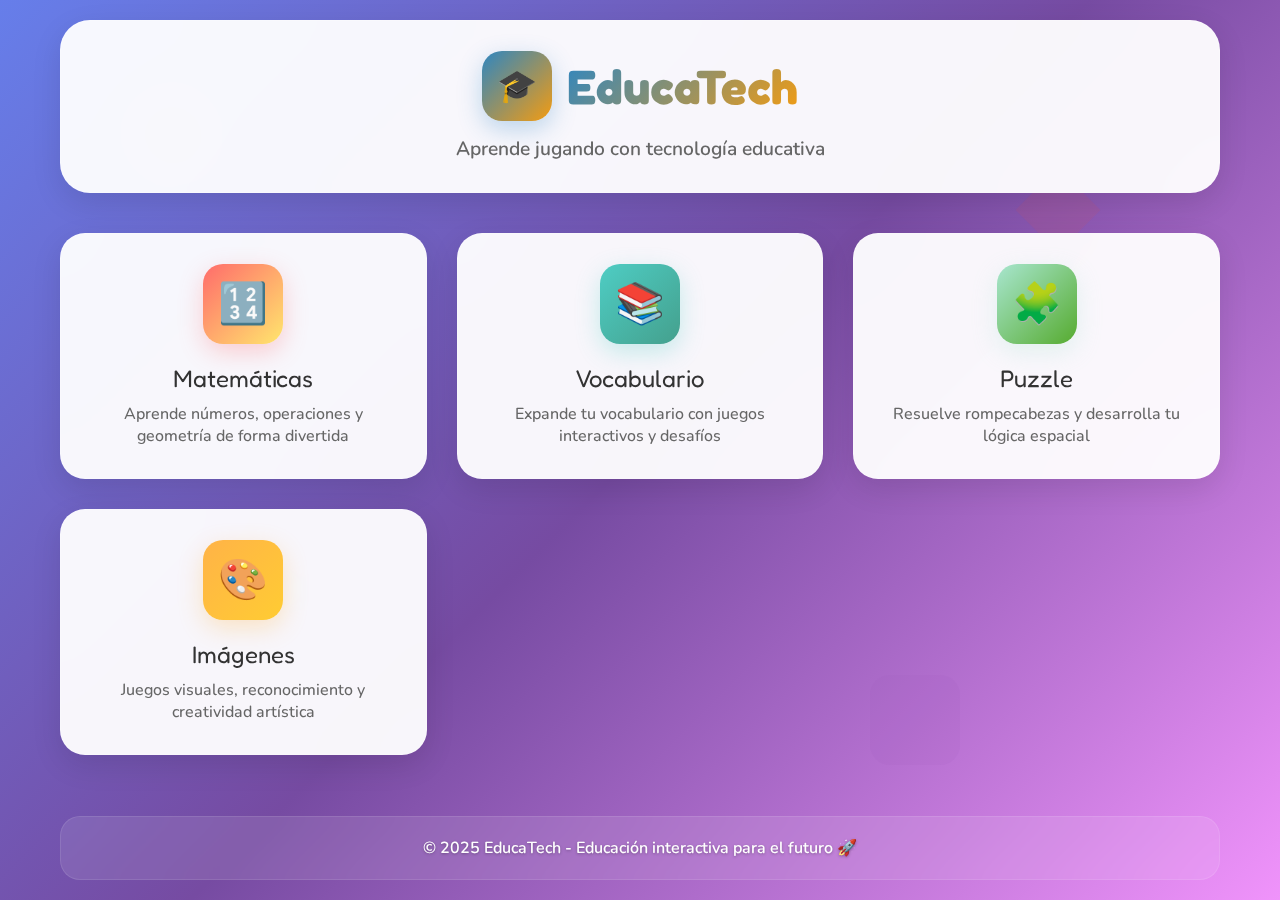
<file: Index.html>
<!DOCTYPE html>
<html lang="es">
<head>
    <meta charset="UTF-8">
    <meta name="viewport" content="width=device-width, initial-scale=1.0">
    <title>EducaTech - Aprendizaje Divertido</title>
    <link href="https://fonts.googleapis.com/css2?family=Fredoka+One:wght@400&family=Nunito:wght@400;600;700;800&display=swap" rel="stylesheet">
    <style>
        :root {
            --color-primario: #2E86C1;
            --color-secundario: #F39C12;
            --color-acento: #E74C3C;
            --color-exito: #27AE60;
            --color-fondo: #F8F9FA;
            --color-fondo-card: #FFFFFF;
            --sombra-card: 0 10px 30px rgba(0, 0, 0, 0.1);
            --sombra-hover: 0 15px 40px rgba(0, 0, 0, 0.15);
        }

        * {
            margin: 0;
            padding: 0;
            box-sizing: border-box;
        }

        body {
            font-family: 'Nunito', sans-serif;
            background: linear-gradient(135deg, #667eea 0%, #764ba2 50%, #f093fb 100%);
            min-height: 100vh;
            position: relative;
            overflow-x: hidden;
        }

        /* Elementos flotantes decorativos */
        .floating-shapes {
            position: fixed;
            top: 0;
            left: 0;
            width: 100%;
            height: 100%;
            pointer-events: none;
            z-index: 1;
        }

        .shape {
            position: absolute;
            opacity: 0.1;
            animation: float 8s ease-in-out infinite;
        }

        .shape:nth-child(1) {
            top: 10%;
            left: 10%;
            width: 80px;
            height: 80px;
            background: #F39C12;
            border-radius: 50%;
            animation-delay: 0s;
        }

        .shape:nth-child(2) {
            top: 20%;
            right: 15%;
            width: 60px;
            height: 60px;
            background: #E74C3C;
            transform: rotate(45deg);
            animation-delay: 2s;
        }

        .shape:nth-child(3) {
            bottom: 30%;
            left: 20%;
            width: 70px;
            height: 70px;
            background: #27AE60;
            border-radius: 30%;
            animation-delay: 4s;
        }

        .shape:nth-child(4) {
            bottom: 15%;
            right: 25%;
            width: 90px;
            height: 90px;
            background: #9B59B6;
            border-radius: 20px;
            animation-delay: 6s;
        }

        @keyframes float {
            0%, 100% { transform: translateY(0px) rotate(0deg); }
            50% { transform: translateY(-30px) rotate(180deg); }
        }

        .container {
            position: relative;
            z-index: 2;
            max-width: 1200px;
            margin: 0 auto;
            padding: 20px;
            min-height: 100vh;
            display: flex;
            flex-direction: column;
        }

        /* Header mejorado */
        .header {
            text-align: center;
            margin-bottom: 40px;
            background: rgba(255, 255, 255, 0.95);
            border-radius: 30px;
            padding: 30px;
            box-shadow: var(--sombra-card);
            backdrop-filter: blur(20px);
            border: 1px solid rgba(255, 255, 255, 0.2);
        }

        .logo {
            display: flex;
            align-items: center;
            justify-content: center;
            gap: 15px;
            margin-bottom: 15px;
        }

        .logo-icon {
            width: 70px;
            height: 70px;
            background: linear-gradient(135deg, var(--color-primario), var(--color-secundario));
            border-radius: 20px;
            display: flex;
            align-items: center;
            justify-content: center;
            font-size: 2em;
            color: white;
            box-shadow: 0 8px 25px rgba(46, 134, 193, 0.3);
            animation: pulse 2s ease-in-out infinite;
        }

        @keyframes pulse {
            0%, 100% { transform: scale(1); }
            50% { transform: scale(1.05); }
        }

        .logo h1 {
            font-family: 'Fredoka One', cursive;
            font-size: 3em;
            background: linear-gradient(135deg, var(--color-primario), var(--color-secundario));
            -webkit-background-clip: text;
            background-clip: text;
            -webkit-text-fill-color: transparent;
            text-shadow: none;
        }

        .subtitle {
            font-size: 1.2em;
            color: #666;
            font-weight: 600;
            margin-top: 10px;
        }

        /* Stats del usuario */
        .user-stats {
            display: flex;
            justify-content: center;
            gap: 30px;
            margin-bottom: 40px;
            flex-wrap: wrap;
        }

        .stat-card {
            background: rgba(255, 255, 255, 0.9);
            border-radius: 20px;
            padding: 20px;
            text-align: center;
            min-width: 120px;
            box-shadow: 0 8px 25px rgba(0, 0, 0, 0.1);
            backdrop-filter: blur(10px);
            transition: transform 0.3s ease;
        }

        .stat-card:hover {
            transform: translateY(-5px);
        }

        .stat-number {
            font-family: 'Fredoka One', cursive;
            font-size: 2em;
            color: var(--color-primario);
            display: block;
        }

        .stat-label {
            font-size: 0.9em;
            color: #666;
            font-weight: 600;
            margin-top: 5px;
        }

        /* Menú principal mejorado */
        .main-menu {
            display: grid;
            grid-template-columns: repeat(auto-fit, minmax(280px, 1fr));
            gap: 30px;
            margin-bottom: 40px;
        }

        .menu-item {
            background: rgba(255, 255, 255, 0.95);
            border-radius: 25px;
            padding: 30px;
            text-decoration: none;
            display: flex;
            flex-direction: column;
            align-items: center;
            justify-content: center;
            min-height: 200px;
            box-shadow: var(--sombra-card);
            backdrop-filter: blur(20px);
            border: 1px solid rgba(255, 255, 255, 0.2);
            transition: all 0.4s cubic-bezier(0.175, 0.885, 0.32, 1.275);
            position: relative;
            overflow: hidden;
        }

        .menu-item::before {
            content: '';
            position: absolute;
            top: 0;
            left: -100%;
            width: 100%;
            height: 100%;
            background: linear-gradient(90deg, transparent, rgba(255, 255, 255, 0.4), transparent);
            transition: left 0.5s ease;
        }

        .menu-item:hover::before {
            left: 100%;
        }

        .menu-item:hover {
            transform: translateY(-10px) scale(1.03);
            box-shadow: var(--sombra-hover);
        }

        .menu-icon {
            width: 80px;
            height: 80px;
            border-radius: 20px;
            display: flex;
            align-items: center;
            justify-content: center;
            font-size: 2.5em;
            margin-bottom: 20px;
            position: relative;
            overflow: hidden;
        }

        .menu-item:nth-child(1) .menu-icon {
            background: linear-gradient(135deg, #FF6B6B, #FFE66D);
            color: white;
            box-shadow: 0 8px 25px rgba(255, 107, 107, 0.3);
        }

        .menu-item:nth-child(2) .menu-icon {
            background: linear-gradient(135deg, #4ECDC4, #44A08D);
            color: white;
            box-shadow: 0 8px 25px rgba(78, 205, 196, 0.3);
        }

        .menu-item:nth-child(3) .menu-icon {
            background: linear-gradient(135deg, #A8E6CF, #56AB2F);
            color: white;
            box-shadow: 0 8px 25px rgba(168, 230, 207, 0.3);
        }

        .menu-item:nth-child(4) .menu-icon {
            background: linear-gradient(135deg, #FFB347, #FFCC33);
            color: white;
            box-shadow: 0 8px 25px rgba(255, 179, 71, 0.3);
        }

        .menu-title {
            font-family: 'Fredoka One', cursive;
            font-size: 1.5em;
            color: #333;
            margin-bottom: 10px;
        }

        .menu-description {
            font-size: 1em;
            color: #666;
            text-align: center;
            line-height: 1.4;
            font-weight: 500;
        }

        /* Footer */
        .footer {
            margin-top: auto;
            text-align: center;
            padding: 20px;
            background: rgba(255, 255, 255, 0.1);
            border-radius: 20px;
            backdrop-filter: blur(10px);
            border: 1px solid rgba(255, 255, 255, 0.1);
        }

        .footer p {
            color: white;
            font-weight: 600;
            text-shadow: 0 1px 3px rgba(0, 0, 0, 0.3);
        }

        /* Responsive Design */
        @media (max-width: 768px) {
            .container {
                padding: 15px;
            }

            .logo h1 {
                font-size: 2.2em;
            }

            .logo-icon {
                width: 60px;
                height: 60px;
                font-size: 1.8em;
            }

            .main-menu {
                grid-template-columns: 1fr;
                gap: 20px;
            }

            .menu-item {
                min-height: 160px;
                padding: 25px;
            }

            .menu-icon {
                width: 70px;
                height: 70px;
                font-size: 2em;
            }

            .user-stats {
                gap: 15px;
            }

            .stat-card {
                min-width: 100px;
                padding: 15px;
            }
        }

        @media (max-width: 480px) {
            .user-stats {
                flex-direction: column;
                align-items: center;
            }

            .menu-item {
                min-height: 140px;
                padding: 20px;
            }

            .menu-icon {
                width: 60px;
                height: 60px;
                font-size: 1.8em;
            }

            .menu-title {
                font-size: 1.3em;
            }

            .menu-description {
                font-size: 0.9em;
            }
        }

        /* Animaciones adicionales */
        .menu-item {
            animation: slideInUp 0.6s ease-out;
        }

        .menu-item:nth-child(1) { animation-delay: 0.1s; }
        .menu-item:nth-child(2) { animation-delay: 0.2s; }
        .menu-item:nth-child(3) { animation-delay: 0.3s; }
        .menu-item:nth-child(4) { animation-delay: 0.4s; }

        @keyframes slideInUp {
            from {
                opacity: 0;
                transform: translateY(50px);
            }
            to {
                opacity: 1;
                transform: translateY(0);
            }
        }

        .header {
            animation: fadeInDown 0.8s ease-out;
        }

        @keyframes fadeInDown {
            from {
                opacity: 0;
                transform: translateY(-30px);
            }
            to {
                opacity: 1;
                transform: translateY(0);
            }
        }
    </style>
</head>
<body>
    <div class="floating-shapes">
        <div class="shape"></div>
        <div class="shape"></div>
        <div class="shape"></div>
        <div class="shape"></div>
    </div>

    <div class="container">
        <header class="header">
            <div class="logo">
                <div class="logo-icon">🎓</div>
                <h1>Educa<span style="color: #F39C12;">Tech</span></h1>
            </div>
            <p class="subtitle">Aprende jugando con tecnología educativa</p>
        </header>
        <main class="main-menu">
            <a href="matematicas.html" class="menu-item">
                <div class="menu-icon">🔢</div>
                <div class="menu-title">Matemáticas</div>
                <div class="menu-description">Aprende números, operaciones y geometría de forma divertida</div>
            </a>
            
            <a href="vocabulario.html" class="menu-item">
                <div class="menu-icon">📚</div>
                <div class="menu-title">Vocabulario</div>
                <div class="menu-description">Expande tu vocabulario con juegos interactivos y desafíos</div>
            </a>
            
            <a href="puzzle.html" class="menu-item">
                <div class="menu-icon">🧩</div>
                <div class="menu-title">Puzzle</div>
                <div class="menu-description">Resuelve rompecabezas y desarrolla tu lógica espacial</div>
            </a>
            
            <a href="imagenes.html" class="menu-item">
                <div class="menu-icon">🎨</div>
                <div class="menu-title">Imágenes</div>
                <div class="menu-description">Juegos visuales, reconocimiento y creatividad artística</div>
            </a>
        </main>

        <footer class="footer">
            <p>© 2025 EducaTech - Educación interactiva para el futuro 🚀</p>
        </footer>
    </div>

    <script>
        // Sistema de estadísticas del usuario
        let userStats = {
            totalJugados: parseInt(localStorage.getItem('totalJugados') || '0'),
            totalPuntos: parseInt(localStorage.getItem('totalPuntos') || '0'),
            racha: parseInt(localStorage.getItem('racha') || '0')
        };

        function actualizarEstadisticas() {
            document.getElementById('totalJugados').textContent = userStats.totalJugados;
            document.getElementById('totalPuntos').textContent = userStats.totalPuntos;
            document.getElementById('racha').textContent = userStats.racha;
        }

        function animarNumero(elemento, valorFinal) {
            let valorActual = 0;
            const incremento = Math.ceil(valorFinal / 20);
            const timer = setInterval(() => {
                valorActual += incremento;
                if (valorActual >= valorFinal) {
                    valorActual = valorFinal;
                    clearInterval(timer);
                }
                elemento.textContent = valorActual;
            }, 50);
        }

        // Animación de carga de estadísticas
        window.addEventListener('load', () => {
            setTimeout(() => {
                animarNumero(document.getElementById('totalJugados'), userStats.totalJugados);
                animarNumero(document.getElementById('totalPuntos'), userStats.totalPuntos);
                animarNumero(document.getElementById('racha'), userStats.racha);
            }, 500);
        });

        // Efecto de partículas al hacer hover en los elementos del menú
        document.querySelectorAll('.menu-item').forEach(item => {
            item.addEventListener('mouseenter', () => {
                crearParticulas(item);
            });
        });

        function crearParticulas(elemento) {
            for (let i = 0; i < 5; i++) {
                setTimeout(() => {
                    const particula = document.createElement('div');
                    particula.style.position = 'absolute';
                    particula.style.width = '6px';
                    particula.style.height = '6px';
                    particula.style.borderRadius = '50%';
                    particula.style.background = ['#FF6B6B', '#4ECDC4', '#A8E6CF', '#FFB347'][Math.floor(Math.random() * 4)];
                    particula.style.pointerEvents = 'none';
                    particula.style.zIndex = '1000';
                    
                    const rect = elemento.getBoundingClientRect();
                    particula.style.left = (rect.left + Math.random() * rect.width) + 'px';
                    particula.style.top = (rect.top + Math.random() * rect.height) + 'px';
                    
                    document.body.appendChild(particula);
                    
                    // Animación de la partícula
                    particula.animate([
                        { transform: 'translateY(0px) scale(1)', opacity: 1 },
                        { transform: 'translateY(-50px) scale(0)', opacity: 0 }
                    ], {
                        duration: 1000,
                        easing: 'ease-out'
                    }).onfinish = () => particula.remove();
                }, i * 100);
            }
        }

        // Detectar si viene de un juego completado
        const urlParams = new URLSearchParams(window.location.search);
        if (urlParams.get('completed') === 'true') {
            const tipo = urlParams.get('tipo') || 'juego';
            const puntos = parseInt(urlParams.get('puntos') || '10');
            
            // Actualizar estadísticas
            userStats.totalJugados++;
            userStats.totalPuntos += puntos;
            userStats.racha++;
            
            // Guardar en localStorage
            localStorage.setItem('totalJugados', userStats.totalJugados.toString());
            localStorage.setItem('totalPuntos', userStats.totalPuntos.toString());
            localStorage.setItem('racha', userStats.racha.toString());
            
            // Mostrar mensaje de felicitación
            setTimeout(() => {
                mostrarMensajeFelicitacion(tipo, puntos);
            }, 1000);
        }

        function mostrarMensajeFelicitacion(tipo, puntos) {
            const mensaje = document.createElement('div');
            mensaje.style.cssText = `
                position: fixed;
                top: 50%;
                left: 50%;
                transform: translate(-50%, -50%);
                background: linear-gradient(135deg, #4ECDC4, #44A08D);
                color: white;
                padding: 30px 40px;
                border-radius: 25px;
                font-size: 1.3em;
                font-weight: 700;
                text-align: center;
                box-shadow: 0 20px 40px rgba(0, 0, 0, 0.3);
                z-index: 3000;
                animation: bounceIn 0.8s ease-out;
            `;
            
            mensaje.innerHTML = `
                <div style="font-size: 2em; margin-bottom: 15px;">🎉</div>
                <div>¡Excelente trabajo!</div>
                <div style="font-size: 0.9em; margin-top: 10px; opacity: 0.9;">
                    Completaste el ${tipo} y ganaste ${puntos} puntos
                </div>
            `;
            
            document.body.appendChild(mensaje);
            
            // Agregar la animación bounceIn
            const style = document.createElement('style');
            style.textContent = `
                @keyframes bounceIn {
                    0% { transform: translate(-50%, -50%) scale(0.3); opacity: 0; }
                    50% { transform: translate(-50%, -50%) scale(1.05); }
                    70% { transform: translate(-50%, -50%) scale(0.9); }
                    100% { transform: translate(-50%, -50%) scale(1); opacity: 1; }
                }
            `;
            document.head.appendChild(style);
            
            setTimeout(() => {
                mensaje.remove();
                style.remove();
            }, 4000);
        }
    </script>
</body>
</html>
</file>
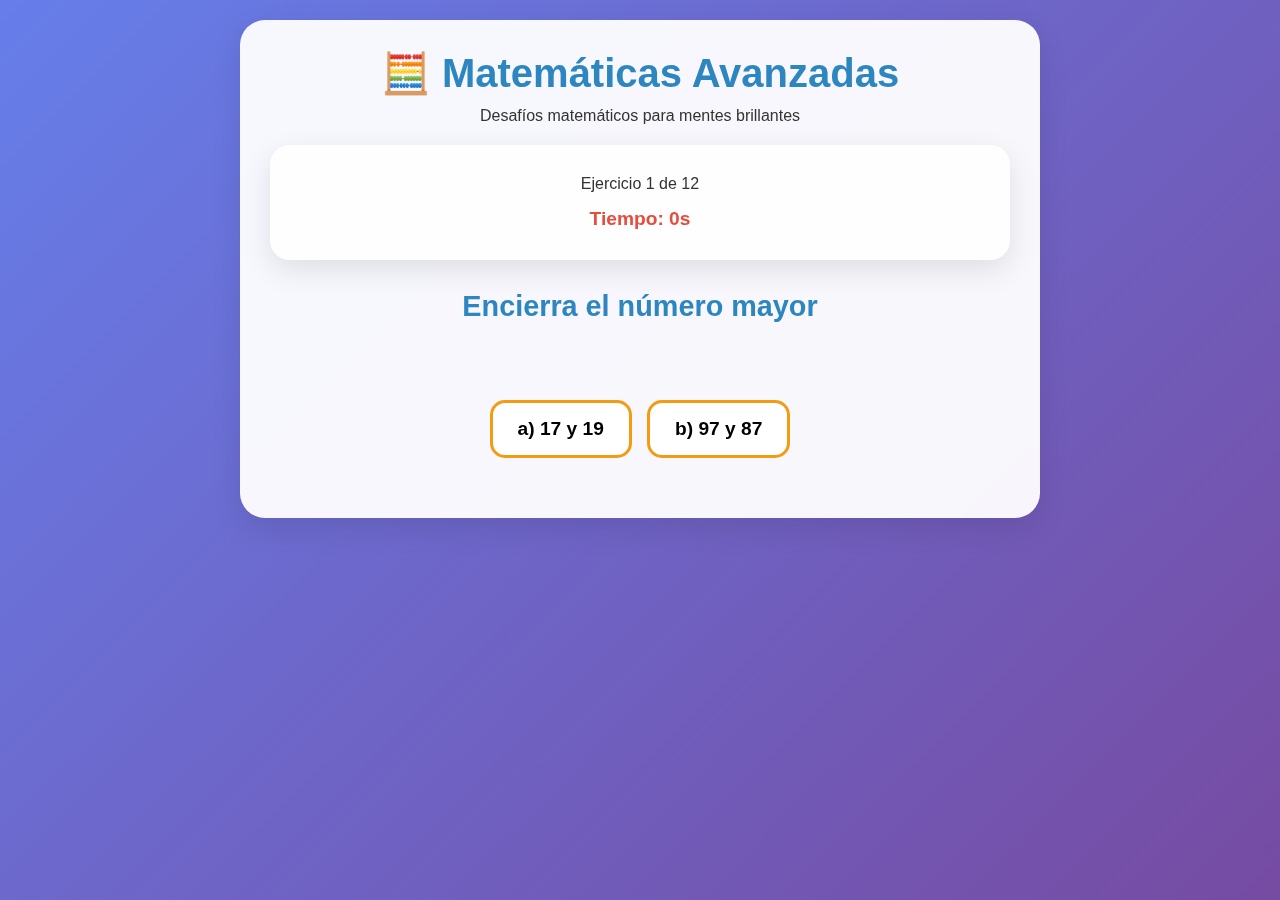
<file: matematicas-avanzadas.html>
<!DOCTYPE html>
<html lang="es">
<head>
    <meta charset="UTF-8">
    <meta name="viewport" content="width=device-width, initial-scale=1.0">
    <title>Matemáticas Avanzadas | EducaTech</title>
    <style>
        :root {
            --color-primario: #2E86C1;
            --color-secundario: #F39C12;
            --color-acento: #E74C3C;
            --color-exito: #27AE60;
            --color-fondo: #F8F9FA;
            --color-fondo-card: #FFFFFF;
            --sombra-card: 0 10px 30px rgba(0, 0, 0, 0.1);
            --sombra-hover: 0 15px 40px rgba(0, 0, 0, 0.15);
        }

        * {
            margin: 0;
            padding: 0;
            box-sizing: border-box;
            font-family: 'Nunito', sans-serif;
        }

        body {
            background: linear-gradient(135deg, #667eea 0%, #764ba2 100%);
            min-height: 100vh;
            padding: 20px;
            color: #333;
        }

        .container {
            max-width: 800px;
            margin: 0 auto;
            background: rgba(255, 255, 255, 0.95);
            border-radius: 25px;
            padding: 30px;
            box-shadow: var(--sombra-card);
            backdrop-filter: blur(10px);
        }

        .header {
            text-align: center;
            margin-bottom: 30px;
        }

        .header h1 {
            font-size: 2.5em;
            color: var(--color-primario);
            margin-bottom: 10px;
        }

        .progress-container {
            background: rgba(255, 255, 255, 0.9);
            border-radius: 20px;
            padding: 15px;
            margin: 20px 0;
            box-shadow: var(--sombra-card);
        }

        .progress-bar {
            height: 15px;
            background: linear-gradient(90deg, #4ECDC4, #44A08D);
            border-radius: 10px;
            transition: width 0.5s ease;
            position: relative;
            overflow: hidden;
        }

        .progress-bar::after {
            content: '';
            position: absolute;
            top: 0;
            left: -100%;
            width: 100%;
            height: 100%;
            background: linear-gradient(90deg, transparent, rgba(255, 255, 255, 0.6), transparent);
            animation: shimmer 2s infinite;
        }

        @keyframes shimmer {
            100% { left: 100%; }
        }

        .exercise-container {
            text-align: center;
            margin: 30px 0;
        }

        .exercise-question {
            font-size: 1.8em;
            font-weight: 700;
            color: var(--color-primario);
            margin: 20px 0;
            min-height: 80px;
        }

        .options-container {
            display: flex;
            flex-wrap: wrap;
            justify-content: center;
            gap: 15px;
            margin: 30px 0;
        }

        .option-btn {
            padding: 15px 25px;
            border: 3px solid var(--color-secundario);
            border-radius: 15px;
            font-size: 1.2em;
            font-weight: 700;
            cursor: pointer;
            transition: all 0.3s ease;
            background: white;
            min-width: 120px;
        }

        .option-btn:hover:not(:disabled) {
            transform: translateY(-5px);
            box-shadow: 0 8px 15px rgba(243, 156, 18, 0.3);
        }

        .btn {
            padding: 12px 25px;
            border: none;
            border-radius: 50px;
            font-size: 1.1em;
            font-weight: 700;
            cursor: pointer;
            transition: all 0.3s ease;
            margin: 10px;
            min-width: 150px;
        }

        .btn-primary {
            background: linear-gradient(135deg, var(--color-primario), #5D6FD3);
            color: white;
            box-shadow: 0 5px 15px rgba(46, 134, 193, 0.3);
        }

        .btn-primary:hover {
            transform: translateY(-3px);
            box-shadow: 0 8px 20px rgba(46, 134, 193, 0.4);
        }

        .btn:disabled {
            opacity: 0.6;
            cursor: not-allowed;
        }

        .timer {
            font-size: 1.2em;
            color: var(--color-acento);
            font-weight: 700;
            margin: 15px 0;
        }

        .results-container {
            display: none;
            text-align: center;
            animation: fadeIn 0.8s ease;
        }

        @keyframes fadeIn {
            from { opacity: 0; }
            to { opacity: 1; }
        }

        .medal-container {
            margin: 30px 0;
            animation: bounce 1s ease;
        }

        @keyframes bounce {
            0%, 100% { transform: translateY(0); }
            50% { transform: translateY(-20px); }
        }

        .medal {
            width: 150px;
            height: 150px;
            margin-bottom: 20px;
            filter: drop-shadow(0 5px 15px rgba(0, 0, 0, 0.2));
        }

        .gold-medal {
            color: #FFD700;
        }

        .silver-medal {
            color: #C0C0C0;
        }

        .bronze-medal {
            color: #CD7F32;
        }

        .score-display {
            font-size: 1.5em;
            margin: 20px 0;
            color: var(--color-primario);
            font-weight: 700;
        }

        .feedback {
            padding: 15px;
            margin: 15px 0;
            border-radius: 10px;
            font-weight: bold;
            animation: fadeIn 0.5s ease;
            font-size: 1.2em;
        }

        .correct {
            background: linear-gradient(135deg, #4ECDC4, #44A08D);
            color: white;
        }

        .incorrect {
            background: linear-gradient(135deg, #FF6B6B, #EE5A52);
            color: white;
        }

        @media (max-width: 768px) {
            .container {
                padding: 20px;
            }
            
            .exercise-question {
                font-size: 1.5em;
            }
            
            .option-btn {
                padding: 12px 20px;
                font-size: 1em;
                min-width: 100px;
            }
            
            .btn {
                min-width: 120px;
                padding: 10px 20px;
            }
        }
    </style>
</head>
<body>
    <div class="container">
        <header class="header">
            <h1>🧮 Matemáticas Avanzadas</h1>
            <p>Desafíos matemáticos para mentes brillantes</p>
            
            <div class="progress-container">
                <div class="progress-bar" id="progress-bar" style="width: 0%"></div>
                <p id="progress-text">Ejercicio 1 de 12</p>
                <div class="timer" id="timer">Tiempo: 0s</div>
            </div>
        </header>

        <main id="exercise-content">
            <div class="exercise-container">
                <div class="exercise-question" id="exercise-question"></div>
                <div class="options-container" id="options-container"></div>
                <div id="feedback" class="feedback" style="display: none;"></div>
            </div>
        </main>

        <div id="results-container" class="results-container">
            <div class="medal-container">
                <img id="medal-img" src="medals/bronze.png" alt="Medalla" class="medal">
                <h3 id="medal-message"></h3>
            </div>
            <div class="score-display">
                <p>Obtuviste <span id="correct-answers">0</span> de <span id="total-questions">12</span> correctas</p>
            </div>
            <div class="next-section-buttons">
                <button id="menu-btn" class="btn btn-primary">🏠 Volver al Menú</button>
            </div>
        </div>
    </div>

    <script>
        // Ejercicios avanzados
        const exercises = [
            {
                type: "mayor",
                question: "Encierra el número mayor",
                options: [
                    { text: "a) 17 y 19", correct: false },
                    { text: "b) 97 y 87", correct: true }
                ]
            },
            {
                type: "menor",
                question: "Encierra el número menor",
                options: [
                    { text: "a) 75 y 57", correct: true },
                    { text: "b) 87 y 84", correct: false }
                ]
            },
            {
                type: "suma",
                question: "Realiza la suma: 14 + 34",
                options: [
                    { text: "a) 38", correct: false },
                    { text: "b) 48", correct: true },
                    { text: "c) 58", correct: false }
                ]
            },
            {
                type: "suma",
                question: "Realiza la suma: 27 + 52",
                options: [
                    { text: "a) 69", correct: false },
                    { text: "b) 79", correct: true },
                    { text: "c) 89", correct: false }
                ]
            },
            {
                type: "suma",
                question: "Realiza la suma: 31 + 66",
                options: [
                    { text: "a) 87", correct: false },
                    { text: "b) 97", correct: true },
                    { text: "c) 107", correct: false }
                ]
            },
            {
                type: "suma",
                question: "Realiza la suma: 29 + 70",
                options: [
                    { text: "a) 89", correct: false },
                    { text: "b) 99", correct: true },
                    { text: "c) 109", correct: false }
                ]
            },
            {
                type: "suma",
                question: "Realiza la suma: 85 + 4",
                options: [
                    { text: "a) 89", correct: true },
                    { text: "b) 99", correct: false },
                    { text: "c) 109", correct: false }
                ]
            },
            {
                type: "suma",
                question: "Realiza la suma: 7 + 91",
                options: [
                    { text: "a) 98", correct: true },
                    { text: "b) 108", correct: false },
                    { text: "c) 118", correct: false }
                ]
            },
            {
                type: "resta",
                question: "Realiza la resta: 28 - 13",
                options: [
                    { text: "a) 15", correct: true },
                    { text: "b) 25", correct: false },
                    { text: "c) 35", correct: false }
                ]
            },
            {
                type: "resta",
                question: "Realiza la resta: 79 - 76",
                options: [
                    { text: "a) 3", correct: true },
                    { text: "b) 13", correct: false },
                    { text: "c) 23", correct: false }
                ]
            },
            {
                type: "resta",
                question: "Realiza la resta: 99 - 48",
                options: [
                    { text: "a) 41", correct: false },
                    { text: "b) 51", correct: true },
                    { text: "c) 61", correct: false }
                ]
            },
            {
                type: "resta",
                question: "Realiza la resta: 85 - 33",
                options: [
                    { text: "a) 42", correct: false },
                    { text: "b) 52", correct: true },
                    { text: "c) 62", correct: false }
                ]
            }
        ];

        // Variables del juego
        let currentExercise = 0;
        let correctAnswers = 0;
        let startTime;
        let timerInterval;
        let answerSubmitted = false;

        // Elementos del DOM
        const exerciseQuestion = document.getElementById('exercise-question');
        const optionsContainer = document.getElementById('options-container');
        const progressBar = document.getElementById('progress-bar');
        const progressText = document.getElementById('progress-text');
        const timerElement = document.getElementById('timer');
        const resultsContainer = document.getElementById('results-container');
        const exerciseContent = document.getElementById('exercise-content');
        const correctAnswersSpan = document.getElementById('correct-answers');
        const totalQuestionsSpan = document.getElementById('total-questions');
        const medalImg = document.getElementById('medal-img');
        const medalMessage = document.getElementById('medal-message');
        const menuBtn = document.getElementById('menu-btn');
        const feedbackDiv = document.getElementById('feedback');

        // Iniciar el juego
        function startGame() {
            currentExercise = 0;
            correctAnswers = 0;
            answerSubmitted = false;
            startTimer();
            loadExercise();
        }

        // Temporizador
        function startTimer() {
            startTime = new Date();
            clearInterval(timerInterval);
            timerInterval = setInterval(updateTimer, 1000);
        }

        function updateTimer() {
            const currentTime = new Date();
            const elapsed = Math.floor((currentTime - startTime) / 1000);
            timerElement.textContent = `Tiempo: ${elapsed}s`;
        }

        function stopTimer() {
            clearInterval(timerInterval);
        }

        // Cargar ejercicio actual
        function loadExercise() {
            answerSubmitted = false;
            
            if (currentExercise < exercises.length) {
                const exercise = exercises[currentExercise];
                exerciseQuestion.textContent = exercise.question;
                optionsContainer.innerHTML = '';
                
                // Crear botones de opciones
                exercise.options.forEach(option => {
                    const button = document.createElement('button');
                    button.className = 'option-btn';
                    button.innerHTML = option.text;
                    button.addEventListener('click', () => selectOption(option.correct));
                    optionsContainer.appendChild(button);
                });
                
                updateProgress();
                feedbackDiv.style.display = 'none';
            } else {
                showResults();
            }
        }

        // Seleccionar opción
        function selectOption(isCorrect) {
            if (answerSubmitted) return;
            
            answerSubmitted = true;
            
            // Deshabilitar todos los botones
            const buttons = document.querySelectorAll('.option-btn');
            buttons.forEach(btn => {
                btn.disabled = true;
                if (btn.textContent.includes('✓') || btn.textContent.includes('✗')) {
                    return;
                }
                
                if (isCorrect && btn.textContent === this.textContent) {
                    btn.innerHTML += ' ✓';
                } else if (!isCorrect && btn.textContent === this.textContent) {
                    btn.innerHTML += ' ✗';
                }
            });

            if (isCorrect) {
                correctAnswers++;
                showFeedback(true);
            } else {
                showFeedback(false);
            }

            // Esperar 2 segundos antes de pasar al siguiente ejercicio
            setTimeout(() => {
                currentExercise++;
                loadExercise();
            }, 2000);
        }

        // Mostrar retroalimentación
        function showFeedback(isCorrect) {
            if (isCorrect) {
                feedbackDiv.textContent = '✅ ¡Correcto! ¡Buen trabajo!';
                feedbackDiv.className = "feedback correct";
            } else {
                feedbackDiv.textContent = '❌ ¡Incorrecto! Sigue practicando';
                feedbackDiv.className = "feedback incorrect";
            }
            feedbackDiv.style.display = 'block';
        }

        // Actualizar barra de progreso
        function updateProgress() {
            const progress = ((currentExercise) / exercises.length) * 100;
            progressBar.style.width = progress + '%';
            progressText.textContent = `Ejercicio ${currentExercise + 1} de ${exercises.length}`;
        }

        // Mostrar resultados finales
        function showResults() {
            stopTimer();
            const percentage = Math.round((correctAnswers / exercises.length) * 100);
            let medalType, medalColor, message;

            // Determinar medalla
            if (percentage >= 90) {
                medalType = "gold";
                medalColor = "gold-medal";
                message = "¡Medalla de Oro! ¡Eres un genio matemático! 🌟";
            } else if (percentage >= 70) {
                medalType = "silver";
                medalColor = "silver-medal";
                message = "¡Medalla de Plata! ¡Excelente trabajo! 👍";
            } else {
                medalType = "bronze";
                medalColor = "bronze-medal";
                message = "¡Medalla de Bronce! ¡Sigue practicando! 💪";
            }

            // Configurar imagen de medalla
            medalImg.src = `medals/${medalType}.png`;
            medalImg.alt = `Medalla de ${medalType}`;
            medalImg.className = `medal ${medalColor}`;
            
            medalMessage.textContent = message;
            correctAnswersSpan.textContent = correctAnswers;
            totalQuestionsSpan.textContent = exercises.length;

            exerciseContent.style.display = 'none';
            resultsContainer.style.display = 'block';

            // Guardar progreso
            saveProgress(medalType);
        }

        // Guardar progreso en localStorage
        function saveProgress(medal) {
            const progress = JSON.parse(localStorage.getItem('mathAdvancedProgress')) || {};
            
            progress.lastPlayed = new Date().toISOString();
            progress.lastMedal = medal;
            progress.lastScore = correctAnswers;
            progress.totalCompleted = (progress.totalCompleted || 0) + exercises.length;
            
            localStorage.setItem('mathAdvancedProgress', JSON.stringify(progress));
        }

        // Event Listeners
        menuBtn.addEventListener('click', function() {
            window.location.href = "index.html";
        });

        // Iniciar el juego al cargar la página
        window.addEventListener('DOMContentLoaded', startGame);
    </script>
</body>
</html>
</file>
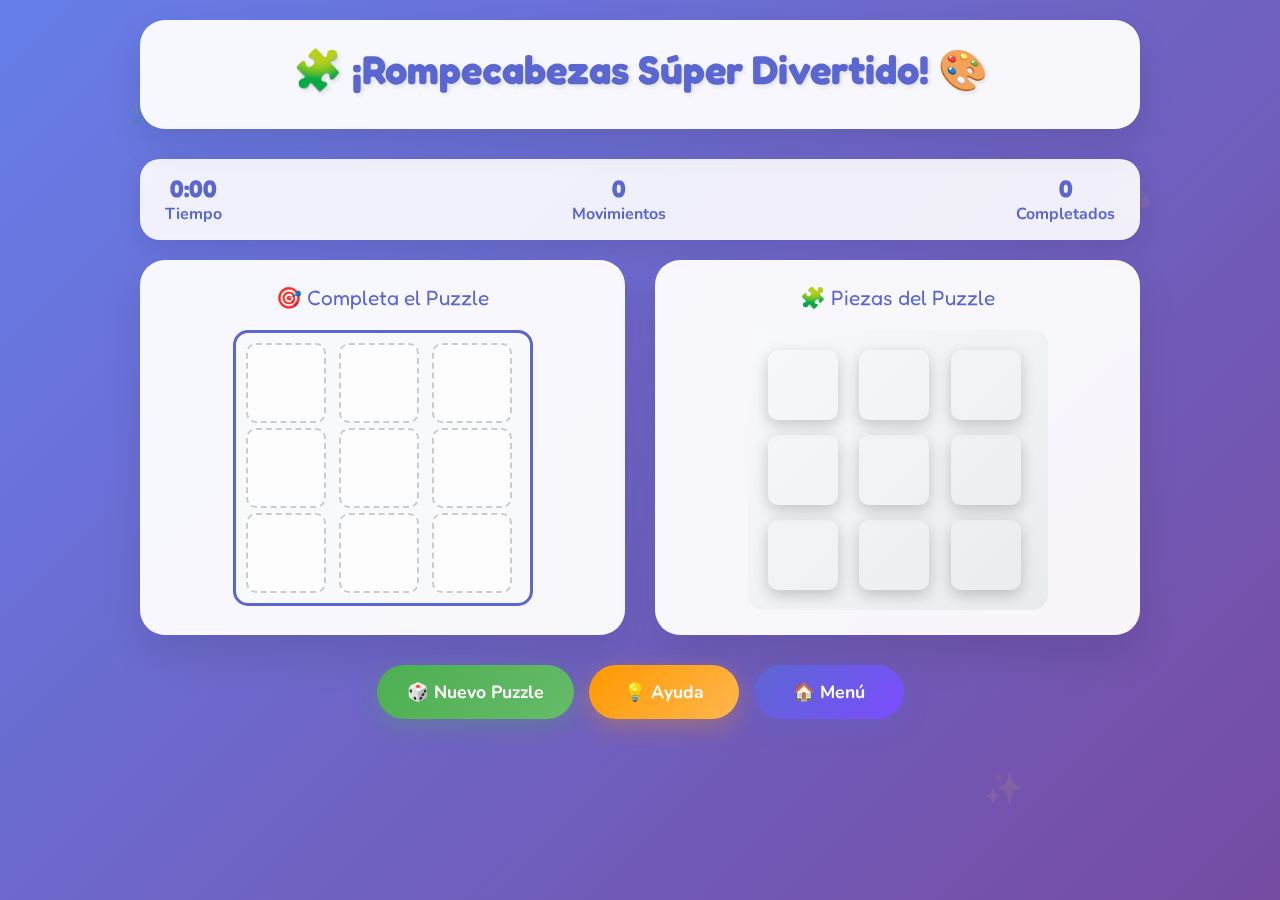
<file: puzzle.html>
<!DOCTYPE html>
<html lang="es">
<head>
    <meta charset="UTF-8">
    <meta name="viewport" content="width=device-width, initial-scale=1.0">
    <title>¡Rompecabezas Divertido!</title>
    <style>
        @import url('https://fonts.googleapis.com/css2?family=Fredoka+One:wght@400&family=Nunito:wght@400;600;700;800&display=swap');
        
        * {
            margin: 0;
            padding: 0;
            box-sizing: border-box;
        }

        body {
            font-family: 'Nunito', sans-serif;
            background: linear-gradient(135deg, #667eea 0%, #764ba2 100%);
            min-height: 100vh;
            padding: 20px;
            overflow-x: hidden;
        }

        .container {
            max-width: 1000px;
            margin: 0 auto;
        }

        .header {
            text-align: center;
            margin-bottom: 30px;
            background: rgba(255, 255, 255, 0.95);
            border-radius: 25px;
            padding: 25px;
            box-shadow: 0 15px 35px rgba(0, 0, 0, 0.1);
            backdrop-filter: blur(10px);
        }

        .header h1 {
            font-family: 'Fredoka One', cursive;
            font-size: 2.5em;
            color: #5b67d1;
            margin-bottom: 10px;
            text-shadow: 2px 2px 4px rgba(0, 0, 0, 0.1);
        }

        .stats-container {
            display: flex;
            justify-content: space-between;
            align-items: center;
            background: rgba(255, 255, 255, 0.9);
            border-radius: 20px;
            padding: 15px 25px;
            margin-bottom: 20px;
            box-shadow: 0 8px 25px rgba(0, 0, 0, 0.1);
        }

        .stat {
            text-align: center;
            color: #5b67d1;
            font-weight: 700;
        }

        .stat-number {
            font-size: 1.5em;
            font-family: 'Fredoka One', cursive;
        }

        .game-area {
            display: grid;
            grid-template-columns: 1fr 1fr;
            gap: 30px;
            margin-bottom: 30px;
        }

        .puzzle-container, .pieces-container {
            background: rgba(255, 255, 255, 0.95);
            border-radius: 25px;
            padding: 25px;
            box-shadow: 0 20px 40px rgba(0, 0, 0, 0.1);
            backdrop-filter: blur(10px);
        }

        .section-title {
            font-family: 'Fredoka One', cursive;
            font-size: 1.3em;
            color: #5b67d1;
            text-align: center;
            margin-bottom: 20px;
        }

        .puzzle-grid {
            display: grid;
            grid-template-columns: repeat(3, 1fr);
            gap: 5px;
            max-width: 300px;
            margin: 0 auto;
            border: 3px solid #5b67d1;
            border-radius: 15px;
            padding: 10px;
            background: #f8f9fa;
        }

        .puzzle-slot {
            width: 80px;
            height: 80px;
            border: 2px dashed #ccc;
            border-radius: 10px;
            display: flex;
            align-items: center;
            justify-content: center;
            background: rgba(255, 255, 255, 0.7);
            transition: all 0.3s ease;
            position: relative;
        }

        .puzzle-slot.drag-over {
            border-color: #4caf50;
            background: rgba(76, 175, 80, 0.1);
            transform: scale(1.05);
        }

        .puzzle-slot.filled {
            border-color: #4caf50;
            background: rgba(76, 175, 80, 0.1);
        }

        .pieces-grid {
            display: grid;
            grid-template-columns: repeat(3, 1fr);
            gap: 15px;
            max-width: 300px;
            margin: 0 auto;
            padding: 20px;
            background: linear-gradient(135deg, #f8f9fa, #e9ecef);
            border-radius: 15px;
        }

        .puzzle-piece {
            width: 70px;
            height: 70px;
            border-radius: 10px;
            cursor: grab;
            transition: all 0.3s ease;
            box-shadow: 0 5px 15px rgba(0, 0, 0, 0.2);
            position: relative;
            overflow: hidden;
            background-size: 240px 240px;
            background-repeat: no-repeat;
        }

        .puzzle-piece.used {
            opacity: 0.3;
            cursor: not-allowed;
        }

        .puzzle-piece:hover:not(.used) {
            transform: scale(1.1) rotate(5deg);
            box-shadow: 0 8px 25px rgba(0, 0, 0, 0.3);
        }

        .puzzle-piece:active:not(.used) {
            cursor: grabbing;
            transform: scale(1.15) rotate(10deg);
        }

        .puzzle-piece.dragging {
            opacity: 0.7;
            transform: scale(1.2) rotate(15deg);
            z-index: 1000;
        }

        .puzzle-slot-filled {
            background-size: 240px 240px;
            background-repeat: no-repeat;
            border: 2px solid #4caf50;
        }

        .puzzle-complete {
            animation: celebrate 1s ease;
        }

        @keyframes celebrate {
            0%, 100% { transform: scale(1); }
            25% { transform: scale(1.05) rotate(2deg); }
            50% { transform: scale(1.1); }
            75% { transform: scale(1.05) rotate(-2deg); }
        }

        .botones-container {
            display: flex;
            justify-content: center;
            gap: 15px;
            margin-top: 25px;
            flex-wrap: wrap;
        }

        .btn {
            padding: 15px 30px;
            border: none;
            border-radius: 50px;
            font-size: 1.1em;
            font-weight: 700;
            cursor: pointer;
            transition: all 0.3s ease;
            font-family: 'Nunito', sans-serif;
            position: relative;
            overflow: hidden;
            min-width: 150px;
        }

        .btn::before {
            content: '';
            position: absolute;
            top: 50%;
            left: 50%;
            width: 0;
            height: 0;
            background: rgba(255, 255, 255, 0.3);
            border-radius: 50%;
            transition: all 0.5s ease;
            transform: translate(-50%, -50%);
        }

        .btn:hover::before {
            width: 300px;
            height: 300px;
        }

        .btn-nuevo {
            background: linear-gradient(135deg, #4caf50, #66bb6a);
            color: white;
            box-shadow: 0 8px 25px rgba(76, 175, 80, 0.3);
        }

        .btn-nuevo:hover {
            transform: translateY(-3px);
            box-shadow: 0 12px 35px rgba(76, 175, 80, 0.4);
        }

        .btn-ayuda {
            background: linear-gradient(135deg, #ff9800, #ffb74d);
            color: white;
            box-shadow: 0 8px 25px rgba(255, 152, 0, 0.3);
        }

        .btn-ayuda:hover {
            transform: translateY(-3px);
            box-shadow: 0 12px 35px rgba(255, 152, 0, 0.4);
        }

        .btn-menu {
            background: linear-gradient(135deg, #5b67d1, #7c4dff);
            color: white;
            box-shadow: 0 8px 25px rgba(91, 103, 209, 0.3);
        }

        .btn-menu:hover {
            transform: translateY(-3px);
            box-shadow: 0 12px 35px rgba(91, 103, 209, 0.4);
        }

        .mensaje-exito {
            position: fixed;
            top: 50%;
            left: 50%;
            transform: translate(-50%, -50%);
            background: linear-gradient(135deg, #4caf50, #66bb6a);
            color: white;
            padding: 30px 40px;
            border-radius: 25px;
            font-size: 1.5em;
            font-weight: 700;
            text-align: center;
            box-shadow: 0 20px 40px rgba(0, 0, 0, 0.3);
            z-index: 2000;
            opacity: 0;
            animation: aparecer 0.5s ease forwards;
        }

        @keyframes aparecer {
            to {
                opacity: 1;
                transform: translate(-50%, -50%) scale(1.1);
            }
        }

        .confetti {
            position: fixed;
            width: 10px;
            height: 10px;
            background: #4caf50;
            animation: confetti-fall 3s linear infinite;
        }

        @keyframes confetti-fall {
            to {
                transform: translateY(100vh) rotate(360deg);
            }
        }

        .floating-elements {
            position: fixed;
            top: 0;
            left: 0;
            width: 100%;
            height: 100%;
            pointer-events: none;
            z-index: -1;
        }

        .floating-element {
            position: absolute;
            font-size: 2em;
            animation: float 8s ease-in-out infinite;
            opacity: 0.1;
        }

        .floating-element:nth-child(1) { top: 10%; left: 10%; animation-delay: 0s; }
        .floating-element:nth-child(2) { top: 20%; right: 10%; animation-delay: 2s; }
        .floating-element:nth-child(3) { bottom: 30%; left: 20%; animation-delay: 4s; }
        .floating-element:nth-child(4) { bottom: 10%; right: 20%; animation-delay: 6s; }

        @keyframes float {
            0%, 100% { transform: translateY(0px) rotate(0deg); }
            50% { transform: translateY(-30px) rotate(180deg); }
        }

        @media (max-width: 768px) {
            .game-area {
                grid-template-columns: 1fr;
                gap: 20px;
            }
            
            .stats-container {
                flex-direction: column;
                gap: 10px;
            }
            
            .puzzle-grid, .pieces-grid {
                max-width: 250px;
            }
            
            .puzzle-slot, .puzzle-piece {
                width: 60px;
                height: 60px;
            }
            
            .header h1 {
                font-size: 2em;
            }
        }
    </style>
</head>
<body>
    <div class="floating-elements">
        <div class="floating-element">🧩</div>
        <div class="floating-element">🎨</div>
        <div class="floating-element">🔧</div>
        <div class="floating-element">✨</div>
    </div>

    <div class="container">
        <div class="header">
            <h1>🧩 ¡Rompecabezas Súper Divertido! 🎨</h1>
        </div>

        <div class="stats-container">
            <div class="stat">
                <div class="stat-number" id="tiempo">0:00</div>
                <div>Tiempo</div>
            </div>
            <div class="stat">
                <div class="stat-number" id="movimientos">0</div>
                <div>Movimientos</div>
            </div>
            <div class="stat">
                <div class="stat-number" id="completados">0</div>
                <div>Completados</div>
            </div>
        </div>

        <div class="game-area">
            <div class="puzzle-container">
                <div class="section-title">🎯 Completa el Puzzle</div>
                <div class="puzzle-grid" id="puzzle-grid">
                    <!-- Se generarán las casillas aquí -->
                </div>
            </div>

            <div class="pieces-container">
                <div class="section-title">🧩 Piezas del Puzzle</div>
                <div class="pieces-grid" id="pieces-grid">
                    <!-- Se generarán las piezas aquí -->
                </div>
            </div>
        </div>

        <div class="botones-container">
            <button id="nuevo-puzzle" class="btn btn-nuevo">🎲 Nuevo Puzzle</button>
            <button id="ayuda-btn" class="btn btn-ayuda">💡 Ayuda</button>
            <button id="menu-btn" class="btn btn-menu">🏠 Menú</button>
        </div>
    </div>

    <script>
        const puzzleImages = [
            {
                name: "Gatito Adorable",
                url: "https://cdn.pixabay.com/photo/2017/02/20/18/03/cat-2083492_640.jpg"
            },
            {
                name: "Perrito Feliz",
                url: "https://cdn.pixabay.com/photo/2016/12/13/05/15/puppy-1903313_640.jpg"
            },
            {
                name: "Mariposa Colorida",
                url: "https://cdn.pixabay.com/photo/2017/05/12/13/58/butterfly-2304663_640.jpg"
            },
            {
                name: "Flores Hermosas",
                url: "https://cdn.pixabay.com/photo/2017/05/07/19/32/flowers-2295431_640.jpg"
            },
            {
                name: "Arcoíris Mágico",
                url: "https://cdn.pixabay.com/photo/2016/07/07/16/46/mountains-1502435_640.jpg"
            }
        ];

        let currentImageIndex = 0;
        let startTime = null;
        let timerInterval = null;
        let movimientos = 0;
        let completados = parseInt(localStorage.getItem('puzzlesCompletados') || '0');
        let draggedElement = null;
        let correctPlacements = 0;
        let currentImageUrl = '';

        function inicializarJuego() {
            currentImageIndex = Math.floor(Math.random() * puzzleImages.length);
            currentImageUrl = puzzleImages[currentImageIndex].url;
            generarPuzzle();
            reiniciarStats();
            iniciarTimer();
            actualizarContadorCompletados();
        }

        function generarPuzzle() {
            const puzzleGrid = document.getElementById('puzzle-grid');
            const piecesGrid = document.getElementById('pieces-grid');
            
            // Limpiar grids
            puzzleGrid.innerHTML = '';
            piecesGrid.innerHTML = '';
            correctPlacements = 0;
            
            // Crear slots del puzzle (3x3)
            for (let i = 0; i < 9; i++) {
                const slot = document.createElement('div');
                slot.className = 'puzzle-slot';
                slot.dataset.position = i;
                slot.addEventListener('dragover', handleDragOver);
                slot.addEventListener('drop', handleDrop);
                slot.addEventListener('dragleave', handleDragLeave);
                puzzleGrid.appendChild(slot);
            }
            
            // Crear piezas (mezcladas)
            const pieces = Array.from({length: 9}, (_, i) => i);
            shuffleArray(pieces);
            
            pieces.forEach((position, index) => {
                const piece = document.createElement('div');
                piece.className = 'puzzle-piece';
                piece.draggable = true;
                piece.dataset.correctPosition = position;
                piece.dataset.currentIndex = index;
                
                // Calcular posición de la imagen de fondo
                const row = Math.floor(position / 3);
                const col = position % 3;
                const bgPosX = -col * 80;
                const bgPosY = -row * 80;
                
                piece.style.backgroundImage = `url(${currentImageUrl})`;
                piece.style.backgroundPosition = `${bgPosX}px ${bgPosY}px`;
                piece.style.backgroundSize = '240px 240px';
                
                piece.addEventListener('dragstart', handleDragStart);
                piece.addEventListener('dragend', handleDragEnd);
                
                piecesGrid.appendChild(piece);
            });
        }

        function shuffleArray(array) {
            for (let i = array.length - 1; i > 0; i--) {
                const j = Math.floor(Math.random() * (i + 1));
                [array[i], array[j]] = [array[j], array[i]];
            }
        }

        function handleDragStart(e) {
            if (e.target.classList.contains('used')) return;
            draggedElement = e.target;
            e.target.classList.add('dragging');
        }

        function handleDragEnd(e) {
            e.target.classList.remove('dragging');
            draggedElement = null;
        }

        function handleDragOver(e) {
            e.preventDefault();
            e.target.classList.add('drag-over');
        }

        function handleDragLeave(e) {
            e.target.classList.remove('drag-over');
        }

        function handleDrop(e) {
            e.preventDefault();
            e.target.classList.remove('drag-over');
            
            if (!draggedElement || e.target.classList.contains('filled')) return;
            
            const dropPosition = parseInt(e.target.dataset.position);
            const pieceCorrectPosition = parseInt(draggedElement.dataset.correctPosition);
            
            movimientos++;
            actualizarMovimientos();
            
            if (dropPosition === pieceCorrectPosition) {
                // Colocación correcta
                const row = Math.floor(pieceCorrectPosition / 3);
                const col = pieceCorrectPosition % 3;
                const bgPosX = -col * 80;
                const bgPosY = -row * 80;
                
                e.target.style.backgroundImage = `url(${currentImageUrl})`;
                e.target.style.backgroundPosition = `${bgPosX}px ${bgPosY}px`;
                e.target.style.backgroundSize = '240px 240px';
                e.target.classList.add('filled');
                
                draggedElement.classList.add('used');
                correctPlacements++;
                
                if (correctPlacements === 9) {
                    completarPuzzle();
                }
            } else {
                // Colocación incorrecta - efecto de rebote
                draggedElement.style.animation = 'shake 0.5s ease-in-out';
                setTimeout(() => {
                    if (draggedElement) {
                        draggedElement.style.animation = '';
                    }
                }, 500);
            }
        }

        function completarPuzzle() {
            clearInterval(timerInterval);
            completados++;
            localStorage.setItem('puzzlesCompletados', completados.toString());
            actualizarContadorCompletados();
            
            document.querySelector('.puzzle-grid').classList.add('puzzle-complete');
            
            mostrarMensajeExito();
            crearConfetti();
        }

        function mostrarMensajeExito() {
            const mensaje = document.createElement('div');
            mensaje.className = 'mensaje-exito';
            mensaje.innerHTML = `
                <div>🎉 ¡Felicitaciones! 🎉</div>
                <div style="font-size: 0.8em; margin-top: 10px;">
                    Completaste el puzzle de ${puzzleImages[currentImageIndex].name}
                </div>
            `;
            document.body.appendChild(mensaje);
            
            setTimeout(() => {
                mensaje.remove();
            }, 3000);
        }

        function crearConfetti() {
            for (let i = 0; i < 50; i++) {
                setTimeout(() => {
                    const confetti = document.createElement('div');
                    confetti.className = 'confetti';
                    confetti.style.left = Math.random() * 100 + 'vw';
                    confetti.style.backgroundColor = ['#4caf50', '#2196f3', '#ff9800', '#e91e63', '#9c27b0'][Math.floor(Math.random() * 5)];
                    confetti.style.animationDelay = Math.random() * 2 + 's';
                    document.body.appendChild(confetti);
                    
                    setTimeout(() => confetti.remove(), 3000);
                }, i * 100);
            }
        }

        function reiniciarStats() {
            movimientos = 0;
            startTime = Date.now();
            actualizarMovimientos();
        }

        function iniciarTimer() {
            clearInterval(timerInterval);
            timerInterval = setInterval(() => {
                const elapsed = Math.floor((Date.now() - startTime) / 1000);
                const minutes = Math.floor(elapsed / 60);
                const seconds = elapsed % 60;
                document.getElementById('tiempo').textContent = 
                    `${minutes}:${seconds.toString().padStart(2, '0')}`;
            }, 1000);
        }

        function actualizarMovimientos() {
            document.getElementById('movimientos').textContent = movimientos;
        }

        function actualizarContadorCompletados() {
            document.getElementById('completados').textContent = completados;
        }

        function mostrarAyuda() {
            const ayuda = `
🎯 CÓMO JUGAR:

1. Arrastra las piezas del lado derecho
2. Suéltalas en la posición correcta del puzzle
3. Las piezas solo encajan en su lugar correcto
4. ¡Completa la imagen para ganar!

💡 CONSEJOS:
• Observa los colores y patrones
• Empieza por las esquinas
• Usa las formas como guía
            `;
            alert(ayuda);
        }

        // Event listeners
        document.getElementById('nuevo-puzzle').addEventListener('click', inicializarJuego);
        document.getElementById('ayuda-btn').addEventListener('click', mostrarAyuda);
        document.getElementById('menu-btn').addEventListener('click', () => {
            if (confirm('¿Deseas volver al menú principal?')) {
                window.location.href = 'index.html';
            }
        });

        // Agregar animación de shake
        const style = document.createElement('style');
        style.textContent = `
            @keyframes shake {
                0%, 100% { transform: translateX(0); }
                10%, 30%, 50%, 70%, 90% { transform: translateX(-5px); }
                20%, 40%, 60%, 80% { transform: translateX(5px); }
            }
        `;
        document.head.appendChild(style);

        // Inicializar el juego al cargar la página
        inicializarJuego();
    </script>
</body>
</html>
</file>
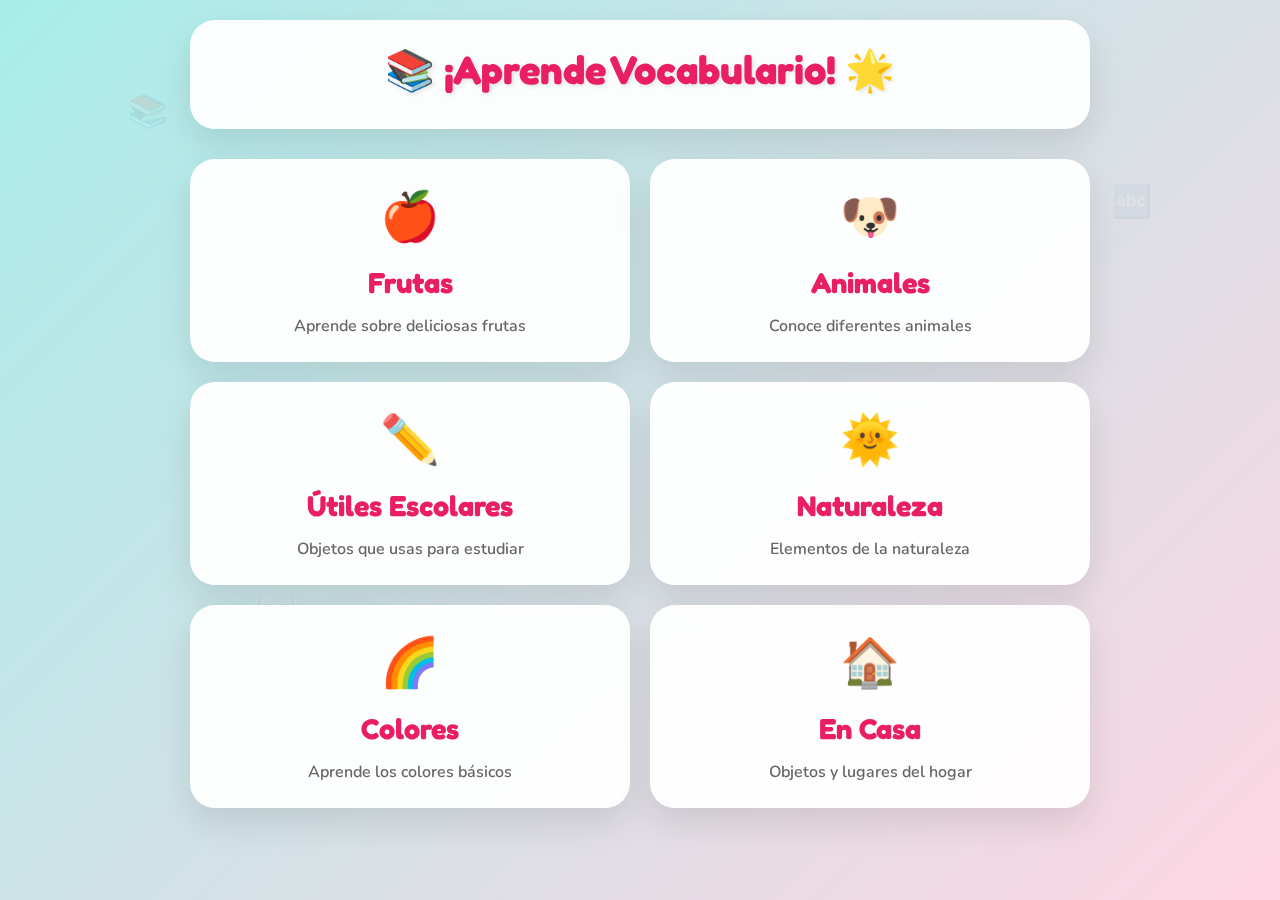
<file: vocabulario.html>
<!DOCTYPE html>
<html lang="es">
<head>
    <meta charset="UTF-8">
    <meta name="viewport" content="width=device-width, initial-scale=1.0">
    <title>¡Aprende Vocabulario!</title>
    <style>
        @import url('https://fonts.googleapis.com/css2?family=Fredoka+One:wght@400&family=Nunito:wght@400;600;700;800&display=swap');
        
        * {
            margin: 0;
            padding: 0;
            box-sizing: border-box;
        }

        body {
            font-family: 'Nunito', sans-serif;
            background: linear-gradient(135deg, #a8edea 0%, #fed6e3 100%);
            min-height: 100vh;
            padding: 20px;
        }

        .container {
            max-width: 900px;
            margin: 0 auto;
        }

        .header {
            text-align: center;
            margin-bottom: 30px;
            background: rgba(255, 255, 255, 0.95);
            border-radius: 25px;
            padding: 25px;
            box-shadow: 0 15px 35px rgba(0, 0, 0, 0.1);
            backdrop-filter: blur(10px);
        }

        .header h1 {
            font-family: 'Fredoka One', cursive;
            font-size: 2.5em;
            color: #e91e63;
            margin-bottom: 10px;
            text-shadow: 2px 2px 4px rgba(0, 0, 0, 0.1);
        }

        .menu-principal {
            display: grid;
            grid-template-columns: repeat(auto-fit, minmax(300px, 1fr));
            gap: 20px;
            margin: 20px 0;
        }

        .categoria-card {
            background: rgba(255, 255, 255, 0.95);
            border-radius: 25px;
            padding: 25px;
            cursor: pointer;
            transition: all 0.3s ease;
            box-shadow: 0 15px 35px rgba(0, 0, 0, 0.1);
            backdrop-filter: blur(10px);
            text-align: center;
            position: relative;
        }

        .categoria-card:hover {
            transform: translateY(-10px);
            box-shadow: 0 25px 50px rgba(0, 0, 0, 0.15);
        }

        .categoria-card h3 {
            font-family: 'Fredoka One', cursive;
            font-size: 1.8em;
            margin-bottom: 15px;
            color: #e91e63;
        }

        .categoria-card .emoji {
            font-size: 3em;
            margin-bottom: 15px;
            display: block;
        }

        .categoria-card p {
            color: #666;
            font-weight: 600;
        }

        .progress-container {
            background: rgba(255, 255, 255, 0.9);
            border-radius: 20px;
            padding: 15px;
            margin-bottom: 20px;
            box-shadow: 0 8px 25px rgba(0, 0, 0, 0.1);
        }

        .progress-bar {
            background: linear-gradient(90deg, #e91e63, #9c27b0);
            height: 12px;
            border-radius: 10px;
            transition: width 0.5s ease;
            position: relative;
            overflow: hidden;
        }

        .progress-bar::before {
            content: '';
            position: absolute;
            top: 0;
            left: -100%;
            width: 100%;
            height: 100%;
            background: linear-gradient(90deg, transparent, rgba(255, 255, 255, 0.6), transparent);
            animation: shimmer 2s infinite;
        }

        @keyframes shimmer {
            0% { left: -100%; }
            100% { left: 100%; }
        }

        .ejercicio-card {
            background: rgba(255, 255, 255, 0.95);
            border-radius: 25px;
            padding: 30px;
            margin: 20px 0;
            box-shadow: 0 20px 40px rgba(0, 0, 0, 0.1);
            backdrop-filter: blur(10px);
            transform: scale(0.95);
            animation: slideIn 0.5s ease forwards;
        }

        @keyframes slideIn {
            to { transform: scale(1); }
        }

        .pregunta {
            font-size: 1.6em;
            color: #e91e63;
            font-weight: 700;
            margin-bottom: 25px;
            text-align: center;
        }

        .imagen-principal {
            text-align: center;
            margin: 25px 0;
        }

        .imagen-principal img {
            max-width: 250px;
            height: 200px;
            object-fit: cover;
            border-radius: 20px;
            box-shadow: 0 15px 30px rgba(0, 0, 0, 0.2);
            transition: transform 0.3s ease;
        }

        .imagen-principal img:hover {
            transform: scale(1.05) rotate(1deg);
        }

        .opciones-container {
            display: grid;
            grid-template-columns: repeat(auto-fit, minmax(200px, 1fr));
            gap: 20px;
            margin: 30px 0;
        }

        .opcion {
            background: linear-gradient(135deg, #fff, #f8f9fa);
            border: 3px solid #e0e0e0;
            border-radius: 20px;
            padding: 20px;
            cursor: pointer;
            transition: all 0.3s ease;
            text-align: center;
            position: relative;
            overflow: hidden;
        }

        .opcion::before {
            content: '';
            position: absolute;
            top: 0;
            left: -100%;
            width: 100%;
            height: 100%;
            background: linear-gradient(90deg, transparent, rgba(233, 30, 99, 0.1), transparent);
            transition: left 0.5s ease;
        }

        .opcion:hover::before {
            left: 100%;
        }

        .opcion:hover {
            transform: translateY(-5px);
            border-color: #e91e63;
            box-shadow: 0 15px 30px rgba(233, 30, 99, 0.2);
        }

        .opcion.correcta {
            background: linear-gradient(135deg, #4caf50, #66bb6a);
            color: white;
            border-color: #4caf50;
            animation: pulseCorrect 0.6s ease;
        }

        .opcion.incorrecta {
            background: linear-gradient(135deg, #f44336, #ef5350);
            color: white;
            border-color: #f44336;
            animation: shake 0.6s ease;
        }

        .opcion.deshabilitada {
            opacity: 0.6;
            cursor: not-allowed;
        }

        @keyframes pulseCorrect {
            0% { transform: scale(1); }
            50% { transform: scale(1.1); }
            100% { transform: scale(1); }
        }

        @keyframes shake {
            0%, 100% { transform: translateX(0); }
            10%, 30%, 50%, 70%, 90% { transform: translateX(-5px); }
            20%, 40%, 60%, 80% { transform: translateX(5px); }
        }

        .texto-opcion {
            font-size: 1.2em;
            font-weight: 600;
            margin-bottom: 10px;
        }

        .resultado {
            font-weight: 800;
            font-size: 1.5em;
            margin: 20px 0;
            text-align: center;
            padding: 20px;
            border-radius: 20px;
            min-height: 60px;
            display: flex;
            align-items: center;
            justify-content: center;
            transition: all 0.5s ease;
        }

        .correcto {
            background: linear-gradient(135deg, #4caf50, #66bb6a);
            color: white;
            animation: bounceIn 0.6s ease;
        }

        .incorrecto {
            background: linear-gradient(135deg, #f44336, #ef5350);
            color: white;
            animation: bounceIn 0.6s ease;
        }

        @keyframes bounceIn {
            0% { transform: scale(0.3); opacity: 0; }
            50% { transform: scale(1.05); }
            70% { transform: scale(0.9); }
            100% { transform: scale(1); opacity: 1; }
        }

        .botones-container {
            display: flex;
            justify-content: center;
            gap: 15px;
            margin-top: 25px;
            flex-wrap: wrap;
        }

        .btn {
            padding: 15px 30px;
            border: none;
            border-radius: 50px;
            font-size: 1.1em;
            font-weight: 700;
            cursor: pointer;
            transition: all 0.3s ease;
            font-family: 'Nunito', sans-serif;
            position: relative;
            overflow: hidden;
            min-width: 150px;
        }

        .btn::before {
            content: '';
            position: absolute;
            top: 50%;
            left: 50%;
            width: 0;
            height: 0;
            background: rgba(255, 255, 255, 0.3);
            border-radius: 50%;
            transition: all 0.5s ease;
            transform: translate(-50%, -50%);
        }

        .btn:hover::before {
            width: 300px;
            height: 300px;
        }

        .btn-siguiente {
            background: linear-gradient(135deg, #4caf50, #66bb6a);
            color: white;
            box-shadow: 0 8px 25px rgba(76, 175, 80, 0.3);
        }

        .btn-siguiente:hover {
            transform: translateY(-3px);
            box-shadow: 0 12px 35px rgba(76, 175, 80, 0.4);
        }

        .btn-menu {
            background: linear-gradient(135deg, #e91e63, #9c27b0);
            color: white;
            box-shadow: 0 8px 25px rgba(233, 30, 99, 0.3);
        }

        .btn-menu:hover {
            transform: translateY(-3px);
            box-shadow: 0 12px 35px rgba(233, 30, 99, 0.4);
        }

        .final-card {
            text-align: center;
            background: linear-gradient(135deg, #e91e63, #9c27b0);
            color: white;
            padding: 40px;
            border-radius: 25px;
            animation: celebrar 2s ease infinite alternate;
        }

        @keyframes celebrar {
            0% { transform: scale(1); }
            100% { transform: scale(1.02); }
        }

        .final-card h3 {
            font-family: 'Fredoka One', cursive;
            font-size: 2.2em;
            margin-bottom: 20px;
        }

        .puntaje {
            font-size: 1.8em;
            font-weight: 800;
            margin: 20px 0;
            padding: 15px;
            background: rgba(255, 255, 255, 0.2);
            border-radius: 15px;
        }

        .floating-elements {
            position: fixed;
            top: 0;
            left: 0;
            width: 100%;
            height: 100%;
            pointer-events: none;
            z-index: -1;
        }

        .floating-element {
            position: absolute;
            font-size: 2em;
            animation: float 6s ease-in-out infinite;
            opacity: 0.1;
        }

        .floating-element:nth-child(1) { top: 10%; left: 10%; animation-delay: 0s; }
        .floating-element:nth-child(2) { top: 20%; right: 10%; animation-delay: 1s; }
        .floating-element:nth-child(3) { bottom: 30%; left: 20%; animation-delay: 2s; }
        .floating-element:nth-child(4) { bottom: 10%; right: 20%; animation-delay: 3s; }

        @keyframes float {
            0%, 100% { transform: translateY(0px) rotate(0deg); }
            50% { transform: translateY(-20px) rotate(180deg); }
        }

        .oculto {
            display: none;
        }

        /* Estilos para medallas */
        .medalla {
            width: 80px;
            height: 80px;
            margin: 10px auto;
            background-size: contain;
            background-repeat: no-repeat;
            background-position: center;
            animation: spin 1.5s ease-in-out;
        }

        @keyframes spin {
            0% { transform: scale(0.5) rotate(0deg); }
            50% { transform: scale(1.2) rotate(180deg); }
            100% { transform: scale(1) rotate(360deg); }
        }

        .medalla-oro {
            background-image: url('data:image/svg+xml;utf8,<svg xmlns="http://www.w3.org/2000/svg" viewBox="0 0 512 512"><circle cx="256" cy="256" r="256" fill="%23FFD700"/><path d="M256 0c141.385 0 256 114.615 256 256S397.385 512 256 512 0 397.385 0 256 114.615 0 256 0zm0 64C149.96 64 64 149.96 64 256s85.96 192 192 192 192-85.96 192-192S362.04 64 256 64z" fill="%23FFC000"/><path d="M256 128c70.692 0 128 57.308 128 128s-57.308 128-128 128-128-57.308-128-128 57.308-128 128-128z" fill="%23FFD700"/><text x="50%" y="50%" font-family="Arial" font-size="80" text-anchor="middle" dominant-baseline="middle" fill="%23FF6B00">1</text></svg>');
        }

        .medalla-plata {
            background-image: url('data:image/svg+xml;utf8,<svg xmlns="http://www.w3.org/2000/svg" viewBox="0 0 512 512"><circle cx="256" cy="256" r="256" fill="%23C0C0C0"/><path d="M256 0c141.385 0 256 114.615 256 256S397.385 512 256 512 0 397.385 0 256 114.615 0 256 0zm0 64C149.96 64 64 149.96 64 256s85.96 192 192 192 192-85.96 192-192S362.04 64 256 64z" fill="%23A0A0A0"/><path d="M256 128c70.692 0 128 57.308 128 128s-57.308 128-128 128-128-57.308-128-128 57.308-128 128-128z" fill="%23C0C0C0"/><text x="50%" y="50%" font-family="Arial" font-size="80" text-anchor="middle" dominant-baseline="middle" fill="%23606060">2</text></svg>');
        }

        .medalla-bronce {
            background-image: url('data:image/svg+xml;utf8,<svg xmlns="http://www.w3.org/2000/svg" viewBox="0 0 512 512"><circle cx="256" cy="256" r="256" fill="%23CD7F32"/><path d="M256 0c141.385 0 256 114.615 256 256S397.385 512 256 512 0 397.385 0 256 114.615 0 256 0zm0 64C149.96 64 64 149.96 64 256s85.96 192 192 192 192-85.96 192-192S362.04 64 256 64z" fill="%23B87333"/><path d="M256 128c70.692 0 128 57.308 128 128s-57.308 128-128 128-128-57.308-128-128 57.308-128 128-128z" fill="%23CD7F32"/><text x="50%" y="50%" font-family="Arial" font-size="80" text-anchor="middle" dominant-baseline="middle" fill="%23804000">3</text></svg>');
        }

        .medalla-participacion {
            background-image: url('data:image/svg+xml;utf8,<svg xmlns="http://www.w3.org/2000/svg" viewBox="0 0 512 512"><circle cx="256" cy="256" r="256" fill="%239E9E9E"/><path d="M256 0c141.385 0 256 114.615 256 256S397.385 512 256 512 0 397.385 0 256 114.615 0 256 0zm0 64C149.96 64 64 149.96 64 256s85.96 192 192 192 192-85.96 192-192S362.04 64 256 64z" fill="%23707070"/><path d="M256 128c70.692 0 128 57.308 128 128s-57.308 128-128 128-128-57.308-128-128 57.308-128 128-128z" fill="%239E9E9E"/></svg>');
        }

        .medallas-container {
            display: flex;
            justify-content: center;
            gap: 20px;
            margin: 20px 0;
            flex-wrap: wrap;
        }

        .medalla-info {
            text-align: center;
            margin: 10px;
        }

        .medalla-label {
            font-weight: 700;
            margin-top: 5px;
            color: white;
            text-shadow: 1px 1px 2px rgba(0,0,0,0.5);
        }

        /* Estilo para la medalla ganada */
        .medalla-ganada {
            transform: scale(1.2);
            filter: drop-shadow(0 0 10px gold);
            transition: all 0.5s ease;
        }

        /* Mostrar medalla en la tarjeta de categoría */
        .medalla-categoria {
            position: absolute;
            top: -10px;
            right: -10px;
            width: 50px;
            height: 50px;
            background-size: contain;
            background-repeat: no-repeat;
            background-position: center;
            z-index: 10;
        }

        @media (max-width: 768px) {
            .container { padding: 10px; }
            .header h1 { font-size: 2em; }
            .opciones-container { grid-template-columns: 1fr; gap: 15px; }
            .imagen-principal img { max-width: 200px; height: 150px; }
            .botones-container { flex-direction: column; align-items: center; }
            .menu-principal { grid-template-columns: 1fr; }
            .medalla { width: 60px; height: 60px; }
        }
    </style>
</head>
<body>
    <div class="floating-elements">
        <div class="floating-element">📚</div>
        <div class="floating-element">🔤</div>
        <div class="floating-element">📖</div>
        <div class="floating-element">✨</div>
    </div>

    <div class="container">
        <div class="header">
            <h1>📚 ¡Aprende Vocabulario! 🌟</h1>
            <div id="progress-section" class="progress-container oculto">
                <div class="progress-bar" id="progress-bar" style="width: 0%"></div>
            </div>
            <p id="progress-text" class="oculto">Palabra 1 de 8</p>
        </div>

        <!-- Menú Principal -->
        <div id="menu-principal" class="menu-principal">
            <div class="categoria-card" onclick="iniciarCategoria('frutas')">
                <span class="emoji">🍎</span>
                <h3>Frutas</h3>
                <p>Aprende sobre deliciosas frutas</p>
                <div id="medalla-frutas" class="medalla-categoria oculto"></div>
            </div>
            <div class="categoria-card" onclick="iniciarCategoria('animales')">
                <span class="emoji">🐶</span>
                <h3>Animales</h3>
                <p>Conoce diferentes animales</p>
                <div id="medalla-animales" class="medalla-categoria oculto"></div>
            </div>
            <div class="categoria-card" onclick="iniciarCategoria('utiles')">
                <span class="emoji">✏️</span>
                <h3>Útiles Escolares</h3>
                <p>Objetos que usas para estudiar</p>
                <div id="medalla-utiles" class="medalla-categoria oculto"></div>
            </div>
            <div class="categoria-card" onclick="iniciarCategoria('naturaleza')">
                <span class="emoji">🌞</span>
                <h3>Naturaleza</h3>
                <p>Elementos de la naturaleza</p>
                <div id="medalla-naturaleza" class="medalla-categoria oculto"></div>
            </div>
            <div class="categoria-card" onclick="iniciarCategoria('colores')">
                <span class="emoji">🌈</span>
                <h3>Colores</h3>
                <p>Aprende los colores básicos</p>
                <div id="medalla-colores" class="medalla-categoria oculto"></div>
            </div>
            <div class="categoria-card" onclick="iniciarCategoria('casa')">
                <span class="emoji">🏠</span>
                <h3>En Casa</h3>
                <p>Objetos y lugares del hogar</p>
                <div id="medalla-casa" class="medalla-categoria oculto"></div>
            </div>
        </div>

        <!-- Contenedor de ejercicios -->
        <div id="contenedor-ejercicios" class="oculto">
            <!-- Los ejercicios se cargarán aquí -->
        </div>

        <div id="resultado" class="resultado oculto"></div>

        <div class="botones-container">
            <button id="siguiente-btn" class="btn btn-siguiente oculto">🚀 Siguiente Palabra</button>
            <button id="reiniciar-btn" class="btn btn-menu oculto">🏠 Volver al Menú</button>
        </div>
    </div>

    <script>
        const categorias = {
            frutas: [
                {
                    imagen: "img/vocab/manza.png",
                    pregunta: "¿Cómo se llama esta fruta roja y dulce?",
                    opciones: ["Manzana", "Plátano", "Naranja", "Uva"],
                    correcta: 0
                },
                {
                    imagen: "img/vocab/platano.jpg",
                    pregunta: "¿Cómo se llama esta fruta amarilla y alargada?",
                    opciones: ["Manzana", "Plátano", "Limón", "Piña"],
                    correcta: 1
                },
                {
                    imagen: "https://cdn.pixabay.com/photo/2017/01/20/15/06/orange-1995056_640.jpg",
                    pregunta: "¿Cómo se llama esta fruta cítrica de color naranja?",
                    opciones: ["Limón", "Manzana", "Naranja", "Pera"],
                    correcta: 2
                },
                {
                    imagen: "https://cdn.pixabay.com/photo/2017/09/26/13/42/apple-2788662_640.jpg",
                    pregunta: "¿De qué color es esta manzana?",
                    opciones: ["Azul", "Roja", "Morado", "Rosa"],
                    correcta: 1
                },
                {
                    imagen: "https://cdn.pixabay.com/photo/2016/04/15/08/04/strawberries-1330459_640.jpg",
                    pregunta: "¿Cómo se llaman estas frutas rojas pequeñas?",
                    opciones: ["Cerezas", "Fresas", "Tomates", "Manzanas"],
                    correcta: 1
                }
            ],
            animales: [
                {
                    imagen: "https://cdn.pixabay.com/photo/2016/12/13/05/15/puppy-1903313_640.jpg",
                    pregunta: "¿Cómo se llama este animal que ladra?",
                    opciones: ["Gato", "Perro", "Pájaro", "Pez"],
                    correcta: 1
                },
                {
                    imagen: "https://cdn.pixabay.com/photo/2014/04/13/20/49/cat-323262_640.jpg",
                    pregunta: "¿Cómo se llama este animal que hace 'miau'?",
                    opciones: ["Perro", "Gato", "Ratón", "Conejo"],
                    correcta: 1
                },
                {
                    imagen: "https://cdn.pixabay.com/photo/2017/02/07/16/47/kingfisher-2046453_640.jpg",
                    pregunta: "¿Cómo se llama este animal que vuela?",
                    opciones: ["Pez", "Perro", "Pájaro", "Gato"],
                    correcta: 2
                },
                {
                    imagen: "https://cdn.pixabay.com/photo/2018/03/31/06/31/dog-3277416_640.jpg",
                    pregunta: "¿Cuántas patas tiene un perro?",
                    opciones: ["Dos", "Tres", "Cuatro", "Cinco"],
                    correcta: 2
                },
                {
                    imagen: "https://cdn.pixabay.com/photo/2017/07/24/19/57/tiger-2535888_640.jpg",
                    pregunta: "¿Cómo se llama este animal grande con rayas?",
                    opciones: ["León", "Tigre", "Leopardo", "Gato"],
                    correcta: 1
                }
            ],
            utiles: [
                {
                    imagen: "img/vocab/lapiz.jpg",
                    pregunta: "¿Qué usamos para escribir?",
                    opciones: ["Tenedor", "Lápiz", "Cuchara", "Vaso"],
                    correcta: 1
                },
                {
                    imagen: "img/vocab/images.jpg",
                    pregunta: "¿En qué escribimos las tareas?",
                    opciones: ["Cuaderno", "Plato", "Zapato", "Sombrero"],
                    correcta: 0
                },
                {
                    imagen: "img/vocab/borrador.jpg",
                    pregunta: "¿Qué usamos para borrar?",
                    opciones: ["Lápiz", "Regla", "Borrador", "Tijeras"],
                    correcta: 2
                },
                {
                    imagen: "img/vocab/mochis.jpg",
                    pregunta: "¿Dónde guardamos los útiles escolares?",
                    opciones: ["Refrigerador", "Mochila", "Cama", "Televisor"],
                    correcta: 1
                },
                {
                    imagen: "img/vocab/tijuas.png",
                    pregunta: "¿Con qué cortamos papel?",
                    opciones: ["Cuchillo", "Tijeras", "Tenedor", "Cuchara"],
                    correcta: 1
                }
            ],
            naturaleza: [
                {
                    imagen: "img/vocab/señorsol.jpg",
                    pregunta: "¿Cómo se llama lo que nos da luz durante el día?",
                    opciones: ["Luna", "Estrella", "Sol", "Nube"],
                    correcta: 2
                },
                {
                    imagen: "https://cdn.pixabay.com/photo/2017/08/30/01/05/milky-way-2695569_640.jpg",
                    pregunta: "¿Qué vemos en el cielo durante la noche?",
                    opciones: ["Sol", "Estrellas", "Arcoíris", "Nubes"],
                    correcta: 1
                },
                {
                    imagen: "https://cdn.pixabay.com/photo/2016/02/10/21/59/landscape-1192669_640.jpg",
                    pregunta: "¿Dónde crecen las flores?",
                    opciones: ["En el agua", "En la tierra", "En el cielo", "En la casa"],
                    correcta: 1
                },
                {
                    imagen: "https://cdn.pixabay.com/photo/2017/05/08/13/15/spring-bird-2295436_640.jpg",
                    pregunta: "¿En qué estación del año florecen muchas plantas?",
                    opciones: ["Invierno", "Primavera", "Otoño", "Verano"],
                    correcta: 1
                },
                {
                    imagen: "img/vocab/montañon.jpg",
                    pregunta: "¿Cómo se llama una colina muy alta?",
                    opciones: ["Valle", "Río", "Montaña", "Lago"],
                    correcta: 2
                }
            ],
            colores: [
                {
                    imagen: "img/vocab/arbol.jpg",
                    pregunta: "¿De qué color son las hojas de los árboles?",
                    opciones: ["Rojo", "Azul", "Verde", "Amarillo"],
                    correcta: 2
                },
                {
                    imagen: "img/vocab/cielito.jpg",
                    pregunta: "¿De qué color es el cielo durante el día?",
                    opciones: ["Verde", "Azul", "Rojo", "Morado"],
                    correcta: 1
                },
                {
                    imagen: "img/vocab/fuego.jpg",
                    pregunta: "¿De qué color es el fuego?",
                    opciones: ["Azul", "Verde", "Rojo", "Morado"],
                    correcta: 2
                },
                {
                    imagen: "img/vocab/giragira.jpg",
                    pregunta: "¿De qué color son las hojas de un girasol?",
                    opciones: ["Amarillo", "Azul", "Verde", "Rojo"],
                    correcta: 0
                },
                {
                    imagen: "img/vocab/arco.jpg",
                    pregunta: "¿Cuántos colores tiene el arcoíris?",
                    opciones: ["Cinco", "Seis", "Siete", "Ocho"],
                    correcta: 2
                }
            ],
            casa: [
                {
                    imagen: "https://cdn.pixabay.com/photo/2016/11/18/17/20/couch-1835923_640.jpg",
                    pregunta: "¿Dónde nos sentamos para descansar?",
                    opciones: ["Mesa", "Alfombra", "Cama", "Sofá"],
                    correcta: 3
                },
                {
                    imagen: "img/vocab/camon.jpg",
                    pregunta: "¿Dónde dormimos por la noche?",
                    opciones: ["Cocina", "Baño", "Dormitorio", "Jardín"],
                    correcta: 2
                },
                {
                    imagen: "img/vocab/meson.jpg",
                    pregunta: "¿Dónde comemos en familia?",
                    opciones: ["Baño", "Mesa", "Cama", "Sofá"],
                    correcta: 1
                },
                {
                    imagen: "https://cdn.pixabay.com/photo/2016/12/30/07/59/kitchen-1940174_640.jpg",
                    pregunta: "¿Dónde cocinamos la comida?",
                    opciones: ["Baño", "Cocina", "Dormitorio", "Sala"],
                    correcta: 1
                },
                {
                    imagen: "https://cdn.pixabay.com/photo/2017/09/09/18/25/living-room-2732939_640.jpg",
                    pregunta: "¿Cómo se llama la habitación donde vemos televisión?",
                    opciones: ["Cocina", "Baño", "Sala", "Dormitorio"],
                    correcta: 2
                }
            ]
        };

        let categoriaActual = null;
        let palabraActual = 0;
        let puntaje = 0;
        let respondido = false;
        let palabrasCategoria = [];
        
        // Almacenar medallas ganadas
        let medallasGanadas = {
            frutas: null,
            animales: null,
            utiles: null,
            naturaleza: null,
            colores: null,
            casa: null
        };

        function iniciarCategoria(categoria) {
            categoriaActual = categoria;
            palabrasCategoria = categorias[categoria];
            palabraActual = 0;
            puntaje = 0;
            respondido = false;

            // Ocultar menú y mostrar ejercicios
            document.getElementById('menu-principal').classList.add('oculto');
            document.getElementById('contenedor-ejercicios').classList.remove('oculto');
            document.getElementById('progress-section').classList.remove('oculto');
            document.getElementById('progress-text').classList.remove('oculto');
            document.getElementById('resultado').classList.remove('oculto');

            cargarPalabra();
        }

        function actualizarProgreso() {
            const progreso = ((palabraActual + 1) / palabrasCategoria.length) * 100;
            document.getElementById("progress-bar").style.width = progreso + "%";
            document.getElementById("progress-text").textContent = `Palabra ${palabraActual + 1} de ${palabrasCategoria.length}`;
        }

        function cargarPalabra() {
            const palabra = palabrasCategoria[palabraActual];
            let opcionesHTML = '';
            
            palabra.opciones.forEach((opcion, index) => {
                opcionesHTML += `
                    <div class="opcion" onclick="seleccionarOpcion(${index})">
                        <div class="texto-opcion">${opcion}</div>
                    </div>
                `;
            });

            document.getElementById("contenedor-ejercicios").innerHTML = `
                <div class="ejercicio-card">
                    <div class="pregunta">${palabra.pregunta}</div>
                    <div class="imagen-principal">
                        <img src="${palabra.imagen}" alt="Imagen de la palabra">
                    </div>
                    <div class="opciones-container">
                        ${opcionesHTML}
                    </div>
                </div>
            `;
            
            document.getElementById("resultado").innerHTML = "";
            document.getElementById("resultado").className = "resultado";
            document.getElementById("siguiente-btn").style.display = "none";
            respondido = false;
            
            actualizarProgreso();
        }

        function seleccionarOpcion(indiceSeleccionado) {
            if (respondido) return;
            
            respondido = true;
            const palabra = palabrasCategoria[palabraActual];
            const opciones = document.querySelectorAll('.opcion');
            const resultadoDiv = document.getElementById("resultado");
            
            opciones.forEach((opcion, index) => {
                opcion.classList.add('deshabilitada');
                if (index === palabra.correcta) {
                    opcion.classList.add('correcta');
                } else if (index === indiceSeleccionado && index !== palabra.correcta) {
                    opcion.classList.add('incorrecta');
                }
            });

            setTimeout(() => {
                if (indiceSeleccionado === palabra.correcta) {
                    resultadoDiv.innerHTML = "🎉 ¡Excelente! ¡Correcto! 🌟";
                    resultadoDiv.className = "resultado correcto";
                    puntaje++;
                } else {
                    resultadoDiv.innerHTML = `😊 ¡Casi! La respuesta correcta es: ${palabra.opciones[palabra.correcta]}`;
                    resultadoDiv.className = "resultado incorrecto";
                }
                
                document.getElementById("siguiente-btn").style.display = "inline-block";
                document.getElementById("siguiente-btn").classList.remove('oculto');
            }, 1000);
        }

        document.getElementById("siguiente-btn").addEventListener("click", function() {
            palabraActual++;
            if (palabraActual < palabrasCategoria.length) {
                cargarPalabra();
            } else {
                mostrarResultadoFinal();
            }
        });

        function mostrarResultadoFinal() {
            const porcentaje = Math.round((puntaje / palabrasCategoria.length) * 100);
            let mensaje = "";
            let emoji = "";
            
            if (porcentaje === 100) {
                mensaje = "¡PERFECTO! ¡Conoces todas las palabras!";
                emoji = "🏆✨";
            } else if (porcentaje >= 75) {
                mensaje = "¡Excelente! ¡Tu vocabulario es increíble!";
                emoji = "🥇🌟";
            } else if (porcentaje >= 50) {
                mensaje = "¡Buen trabajo! ¡Sigues aprendiendo!";
                emoji = "🥈👏";
            } else {
                mensaje = "¡Sigue practicando! ¡Cada día aprenderás más!";
                emoji = "🥉💪";
            }

            document.getElementById("contenedor-ejercicios").innerHTML = `
                <div class="ejercicio-card final-card">
                    <h3>${emoji} ${mensaje} ${emoji}</h3>
                    <div class="puntaje">
                        Conociste ${puntaje} de ${palabrasCategoria.length} palabras
                        <br>
                        (${porcentaje}%)
                    </div>
                    <div class="imagen-principal">
                        <img src="https://cdn.pixabay.com/photo/2016/08/12/20/14/medal-1589609_640.png" alt="Medalla">
                    </div>
                </div>
            `;
            
            document.getElementById("resultado").innerHTML = "";
            document.getElementById("siguiente-btn").style.display = "none";
            document.getElementById("siguiente-btn").classList.add('oculto');
            document.getElementById("reiniciar-btn").style.display = "inline-block";
            document.getElementById("reiniciar-btn").classList.remove('oculto');
            
            document.getElementById("progress-bar").style.width = "100%";
            document.getElementById("progress-text").textContent = "¡Completado!";
        }

        function volverAlMenu() {
            // Mostrar menú y ocultar ejercicios
            document.getElementById('menu-principal').classList.remove('oculto');
            document.getElementById('contenedor-ejercicios').classList.add('oculto');
            document.getElementById('progress-section').classList.add('oculto');
            document.getElementById('progress-text').classList.add('oculto');
            document.getElementById('resultado').classList.add('oculto');
            document.getElementById('siguiente-btn').classList.add('oculto');
            document.getElementById('reiniciar-btn').classList.add('oculto');
            
            // Resetear variables
            categoriaActual = null;
            palabraActual = 0;
            puntaje = 0;
            respondido = false;
            palabrasCategoria = [];
        }

        document.getElementById("reiniciar-btn").addEventListener("click", volverAlMenu);

        // Inicializar la aplicación mostrando el menú
        document.addEventListener('DOMContentLoaded', function() {
            volverAlMenu();
        });
    </script>
</body>
</html>
</file>
